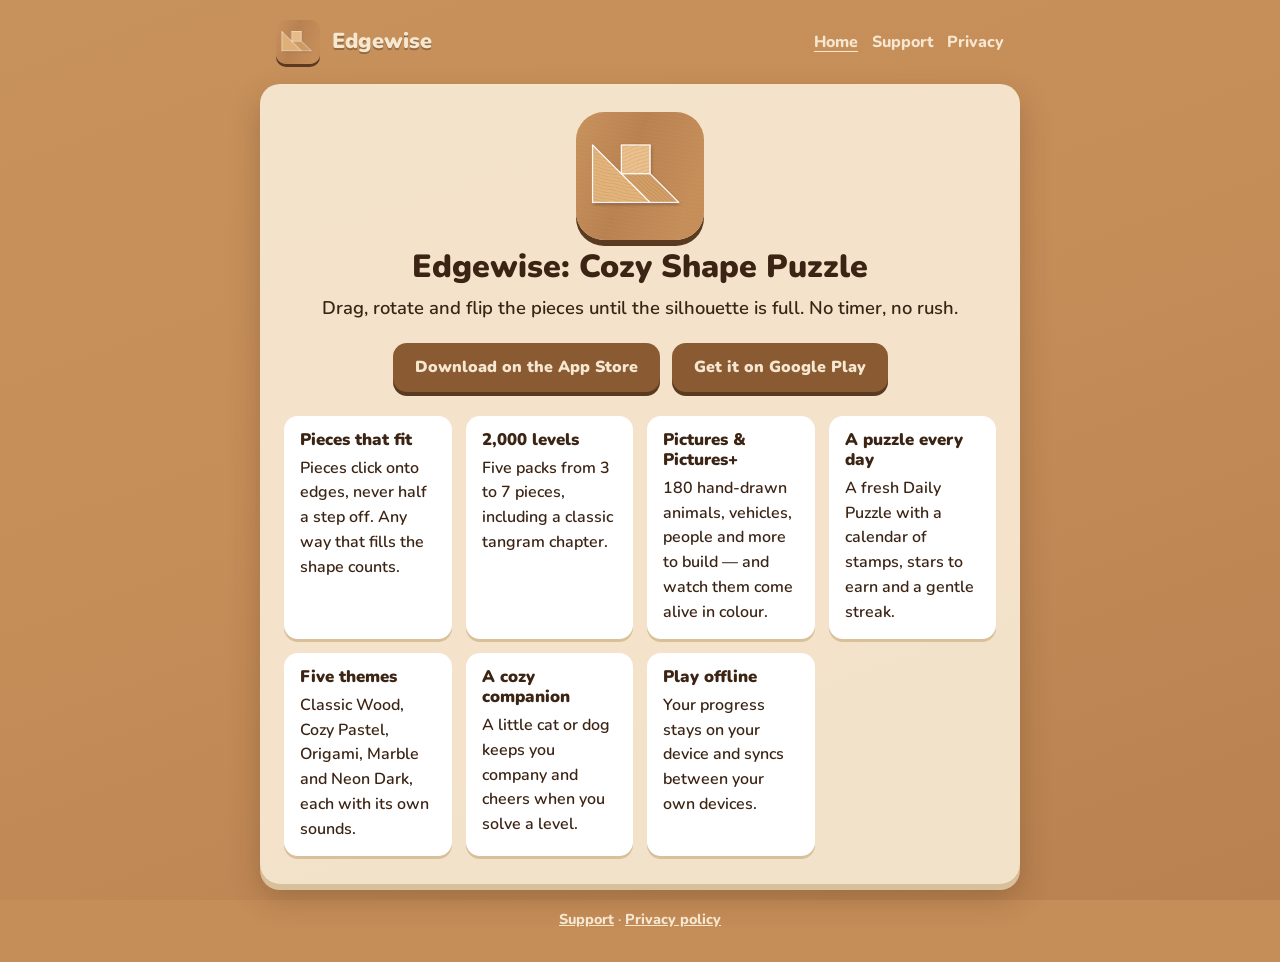
<file: index.html>
<!doctype html>
<html lang="en">
<head>
  <meta charset="utf-8">
  <meta name="viewport" content="width=device-width, initial-scale=1">
  <title>Edgewise: Cozy Shape Puzzle</title>
  <meta name="description" content="A calm shape puzzle for iPhone, iPad and Android: drag, rotate and flip pieces to fill the silhouette.">
  <link rel="icon" href="favicon.png">
  <link rel="preconnect" href="https://fonts.googleapis.com">
  <link rel="preconnect" href="https://fonts.gstatic.com" crossorigin>
  <link href="https://fonts.googleapis.com/css2?family=Nunito:wght@600;800;900&display=swap" rel="stylesheet">
  <link rel="stylesheet" href="style.css">
</head>
<body>
  <header>
    <a href="index.html"><img src="icon.png" alt=""><span class="name">Edgewise</span></a>
    <nav>
      <a href="index.html" aria-current="page">Home</a>
      <a href="support.html">Support</a>
      <a href="privacy.html">Privacy</a>
    </nav>
  </header>
  <main>
    <section class="hero">
      <img src="icon.png" alt="Edgewise app icon">
      <h1>Edgewise: Cozy Shape Puzzle</h1>
      <p class="tagline">Drag, rotate and flip the pieces until the silhouette is full. No timer, no rush.</p>
      <div class="buttons">
        <!-- Replace both href values with the store links (docs/release/OWNER_STEPS.md). -->
        <a class="button" href="https://apps.apple.com/app/id6824202769">Download on the App Store</a>
        <a class="button" href="https://play.google.com/store/apps/details?id=com.kaiba.edgewise">Get it on Google Play</a>
      </div>
    </section>
    <section class="features">
      <div><h3>Pieces that fit</h3><p>Pieces click onto edges, never half a step off. Any way that fills the shape counts.</p></div>
      <div><h3>2,000 levels</h3><p>Five packs from 3 to 7 pieces, including a classic tangram chapter.</p></div>
      <div><h3>Pictures &amp; Pictures+</h3><p>180 hand-drawn animals, vehicles, people and more to build — and watch them come alive in colour.</p></div>
      <div><h3>A puzzle every day</h3><p>A fresh Daily Puzzle with a calendar of stamps, stars to earn and a gentle streak.</p></div>
      <div><h3>Five themes</h3><p>Classic Wood, Cozy Pastel, Origami, Marble and Neon Dark, each with its own sounds.</p></div>
      <div><h3>A cozy companion</h3><p>A little cat or dog keeps you company and cheers when you solve a level.</p></div>
      <div><h3>Play offline</h3><p>Your progress stays on your device and syncs between your own devices.</p></div>
    </section>
  </main>
  <footer>
    <a href="support.html">Support</a> · <a href="privacy.html">Privacy policy</a>
  </footer>
</body>
</html>
</file>
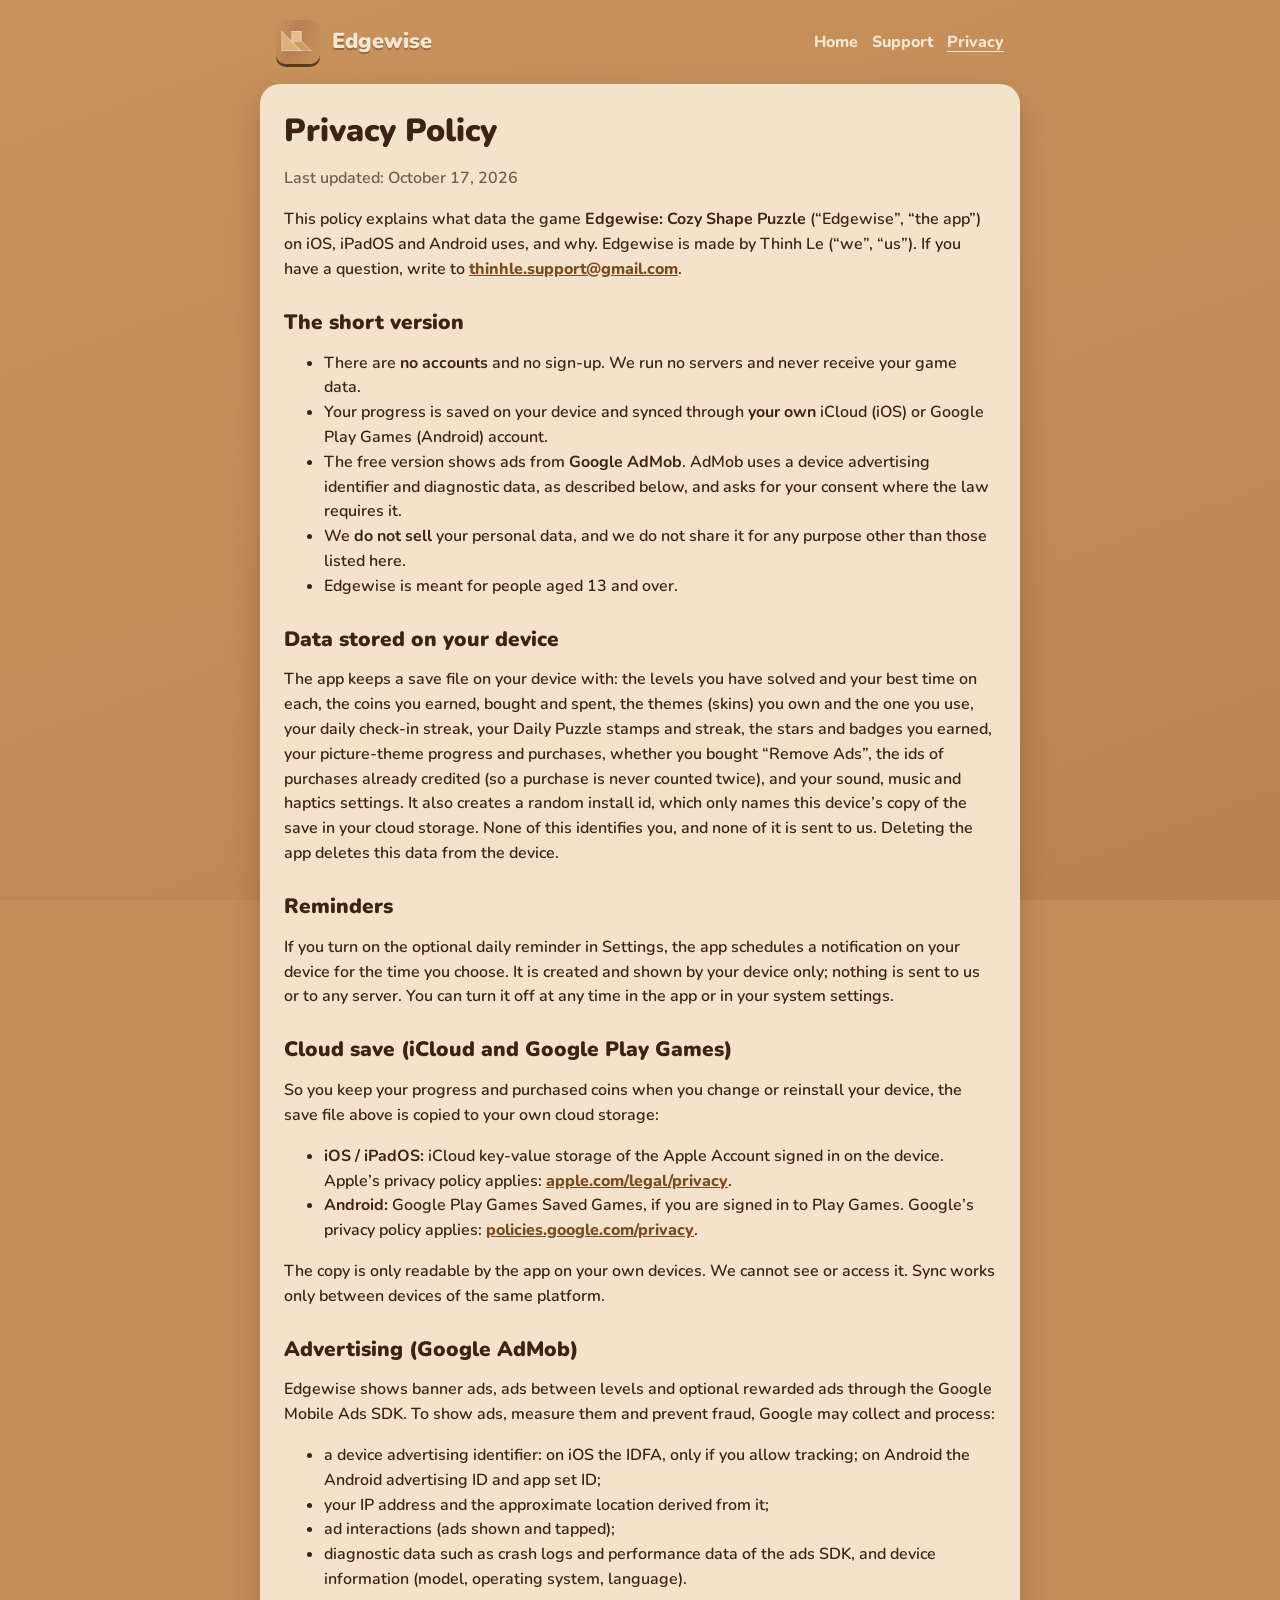
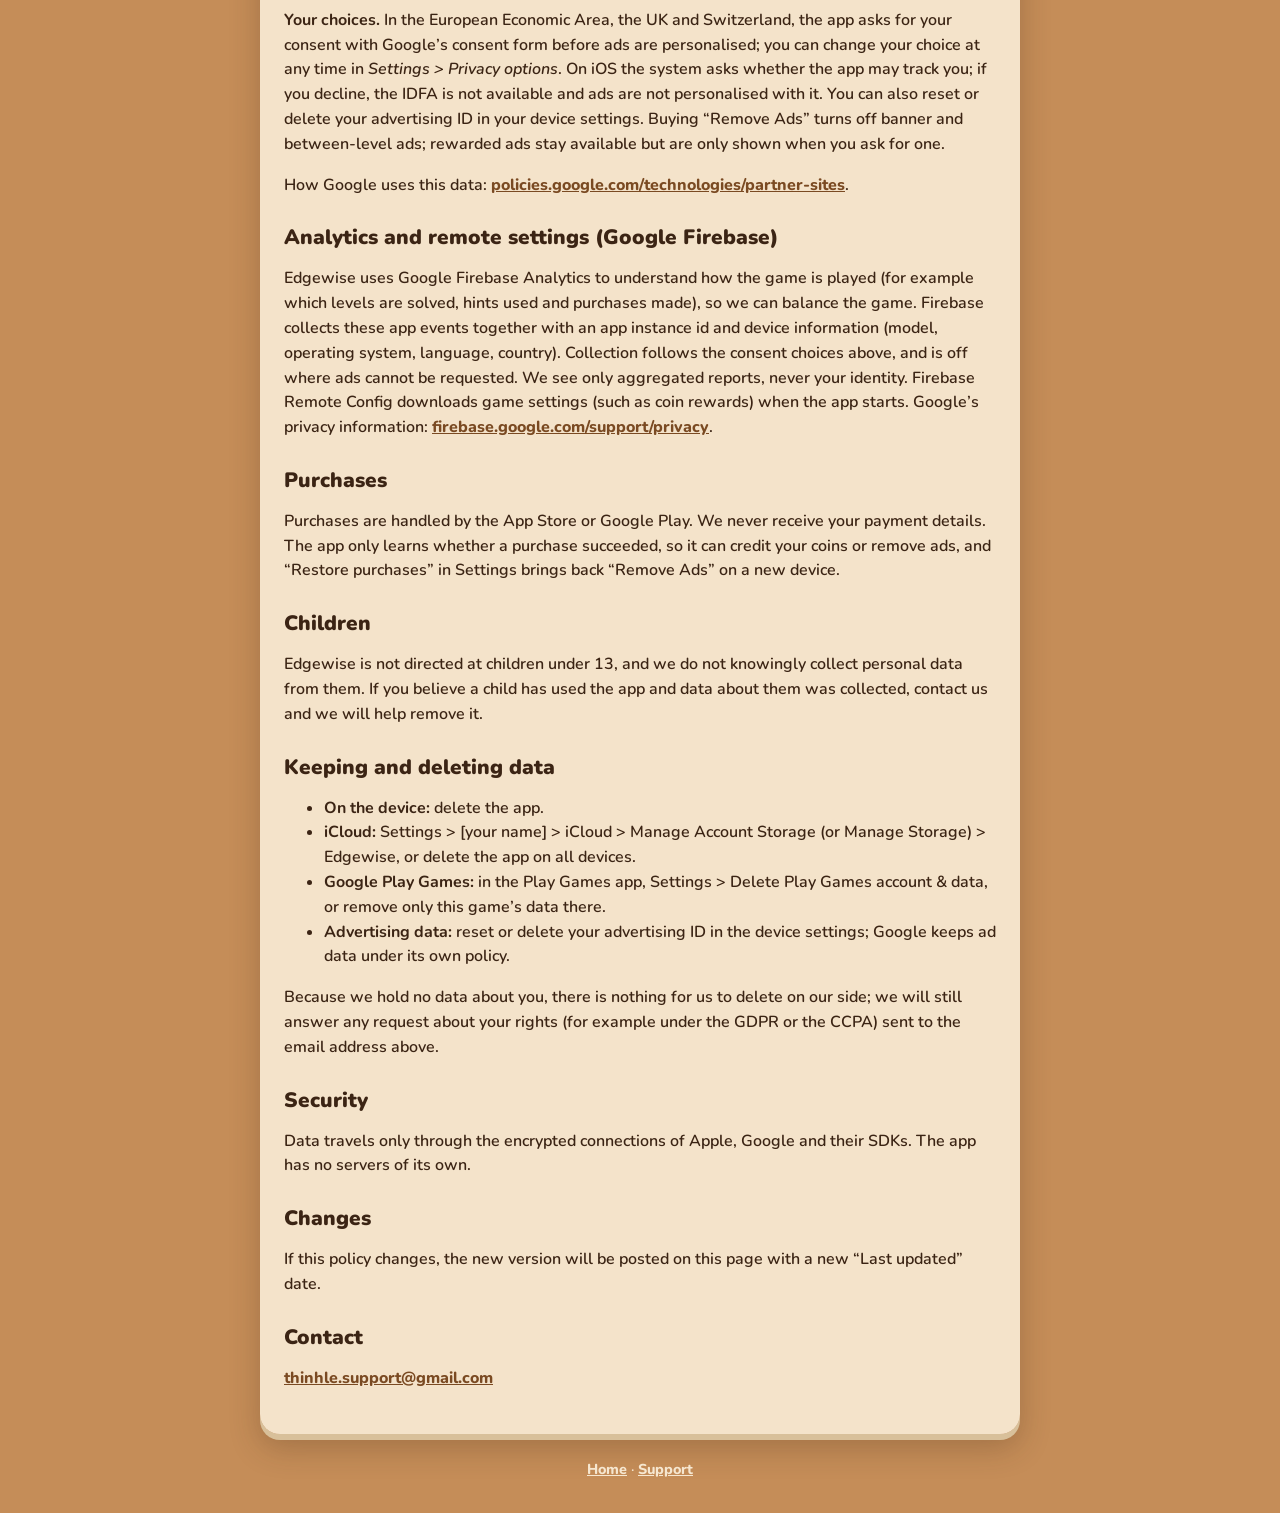
<file: privacy.html>
<!doctype html>
<html lang="en">
<head>
  <meta charset="utf-8">
  <meta name="viewport" content="width=device-width, initial-scale=1">
  <title>Privacy Policy · Edgewise</title>
  <meta name="description" content="How Edgewise: Cozy Shape Puzzle handles your data.">
  <link rel="icon" href="favicon.png">
  <link rel="preconnect" href="https://fonts.googleapis.com">
  <link rel="preconnect" href="https://fonts.gstatic.com" crossorigin>
  <link href="https://fonts.googleapis.com/css2?family=Nunito:wght@600;800;900&display=swap" rel="stylesheet">
  <link rel="stylesheet" href="style.css">
</head>
<body>
  <header>
    <a href="index.html"><img src="icon.png" alt=""><span class="name">Edgewise</span></a>
    <nav>
      <a href="index.html">Home</a>
      <a href="support.html">Support</a>
      <a href="privacy.html" aria-current="page">Privacy</a>
    </nav>
  </header>
  <main>
    <h1>Privacy Policy</h1>
    <p class="muted">Last updated: October 17, 2026</p>

    <p>This policy explains what data the game <strong>Edgewise: Cozy Shape Puzzle</strong> (“Edgewise”, “the app”) on iOS, iPadOS and Android uses, and why. Edgewise is made by <span data-owner="legal-name">Thinh Le</span> (“we”, “us”). If you have a question, write to <a href="mailto:thinhle.support@gmail.com">thinhle.support@gmail.com</a>.</p>

    <h2>The short version</h2>
    <ul>
      <li>There are <strong>no accounts</strong> and no sign-up. We run no servers and never receive your game data.</li>
      <li>Your progress is saved on your device and synced through <strong>your own</strong> iCloud (iOS) or Google Play Games (Android) account.</li>
      <li>The free version shows ads from <strong>Google AdMob</strong>. AdMob uses a device advertising identifier and diagnostic data, as described below, and asks for your consent where the law requires it.</li>
      <li>We <strong>do not sell</strong> your personal data, and we do not share it for any purpose other than those listed here.</li>
      <li>Edgewise is meant for people aged 13 and over.</li>
    </ul>

    <h2>Data stored on your device</h2>
    <p>The app keeps a save file on your device with: the levels you have solved and your best time on each, the coins you earned, bought and spent, the themes (skins) you own and the one you use, your daily check-in streak, your Daily Puzzle stamps and streak, the stars and badges you earned, your picture-theme progress and purchases, whether you bought “Remove Ads”, the ids of purchases already credited (so a purchase is never counted twice), and your sound, music and haptics settings. It also creates a random install id, which only names this device’s copy of the save in your cloud storage. None of this identifies you, and none of it is sent to us. Deleting the app deletes this data from the device.</p>

    <h2>Reminders</h2>
    <p>If you turn on the optional daily reminder in Settings, the app schedules a notification on your device for the time you choose. It is created and shown by your device only; nothing is sent to us or to any server. You can turn it off at any time in the app or in your system settings.</p>
    <h2>Cloud save (iCloud and Google Play Games)</h2>
    <p>So you keep your progress and purchased coins when you change or reinstall your device, the save file above is copied to your own cloud storage:</p>
    <ul>
      <li><strong>iOS / iPadOS:</strong> iCloud key-value storage of the Apple Account signed in on the device. Apple’s privacy policy applies: <a href="https://www.apple.com/legal/privacy/">apple.com/legal/privacy</a>.</li>
      <li><strong>Android:</strong> Google Play Games Saved Games, if you are signed in to Play Games. Google’s privacy policy applies: <a href="https://policies.google.com/privacy">policies.google.com/privacy</a>.</li>
    </ul>
    <p>The copy is only readable by the app on your own devices. We cannot see or access it. Sync works only between devices of the same platform.</p>

    <h2>Advertising (Google AdMob)</h2>
    <p>Edgewise shows banner ads, ads between levels and optional rewarded ads through the Google Mobile Ads SDK. To show ads, measure them and prevent fraud, Google may collect and process:</p>
    <ul>
      <li>a device advertising identifier: on iOS the IDFA, only if you allow tracking; on Android the Android advertising ID and app set ID;</li>
      <li>your IP address and the approximate location derived from it;</li>
      <li>ad interactions (ads shown and tapped);</li>
      <li>diagnostic data such as crash logs and performance data of the ads SDK, and device information (model, operating system, language).</li>
    </ul>
    <p><strong>Your choices.</strong> In the European Economic Area, the UK and Switzerland, the app asks for your consent with Google’s consent form before ads are personalised; you can change your choice at any time in <em>Settings &gt; Privacy options</em>. On iOS the system asks whether the app may track you; if you decline, the IDFA is not available and ads are not personalised with it. You can also reset or delete your advertising ID in your device settings. Buying “Remove Ads” turns off banner and between-level ads; rewarded ads stay available but are only shown when you ask for one.</p>
    <p>How Google uses this data: <a href="https://policies.google.com/technologies/partner-sites">policies.google.com/technologies/partner-sites</a>.</p>

    <!-- FIREBASE:BEGIN -->
    <h2>Analytics and remote settings (Google Firebase)</h2>
    <p>Edgewise uses Google Firebase Analytics to understand how the game is played (for example which levels are solved, hints used and purchases made), so we can balance the game. Firebase collects these app events together with an app instance id and device information (model, operating system, language, country). Collection follows the consent choices above, and is off where ads cannot be requested. We see only aggregated reports, never your identity. Firebase Remote Config downloads game settings (such as coin rewards) when the app starts. Google’s privacy information: <a href="https://firebase.google.com/support/privacy">firebase.google.com/support/privacy</a>.</p>
    <!-- FIREBASE:END -->

    <h2>Purchases</h2>
    <p>Purchases are handled by the App Store or Google Play. We never receive your payment details. The app only learns whether a purchase succeeded, so it can credit your coins or remove ads, and “Restore purchases” in Settings brings back “Remove Ads” on a new device.</p>

    <h2>Children</h2>
    <p>Edgewise is not directed at children under 13, and we do not knowingly collect personal data from them. If you believe a child has used the app and data about them was collected, contact us and we will help remove it.</p>

    <h2>Keeping and deleting data</h2>
    <ul>
      <li><strong>On the device:</strong> delete the app.</li>
      <li><strong>iCloud:</strong> Settings &gt; [your name] &gt; iCloud &gt; Manage Account Storage (or Manage Storage) &gt; Edgewise, or delete the app on all devices.</li>
      <li><strong>Google Play Games:</strong> in the Play Games app, Settings &gt; Delete Play Games account &amp; data, or remove only this game’s data there.</li>
      <li><strong>Advertising data:</strong> reset or delete your advertising ID in the device settings; Google keeps ad data under its own policy.</li>
    </ul>
    <p>Because we hold no data about you, there is nothing for us to delete on our side; we will still answer any request about your rights (for example under the GDPR or the CCPA) sent to the email address above.</p>

    <h2>Security</h2>
    <p>Data travels only through the encrypted connections of Apple, Google and their SDKs. The app has no servers of its own.</p>

    <h2>Changes</h2>
    <p>If this policy changes, the new version will be posted on this page with a new “Last updated” date.</p>

    <h2>Contact</h2>
    <p><a href="mailto:thinhle.support@gmail.com">thinhle.support@gmail.com</a></p>
  </main>
  <footer>
    <a href="index.html">Home</a> · <a href="support.html">Support</a>
  </footer>
</body>
</html>
</file>
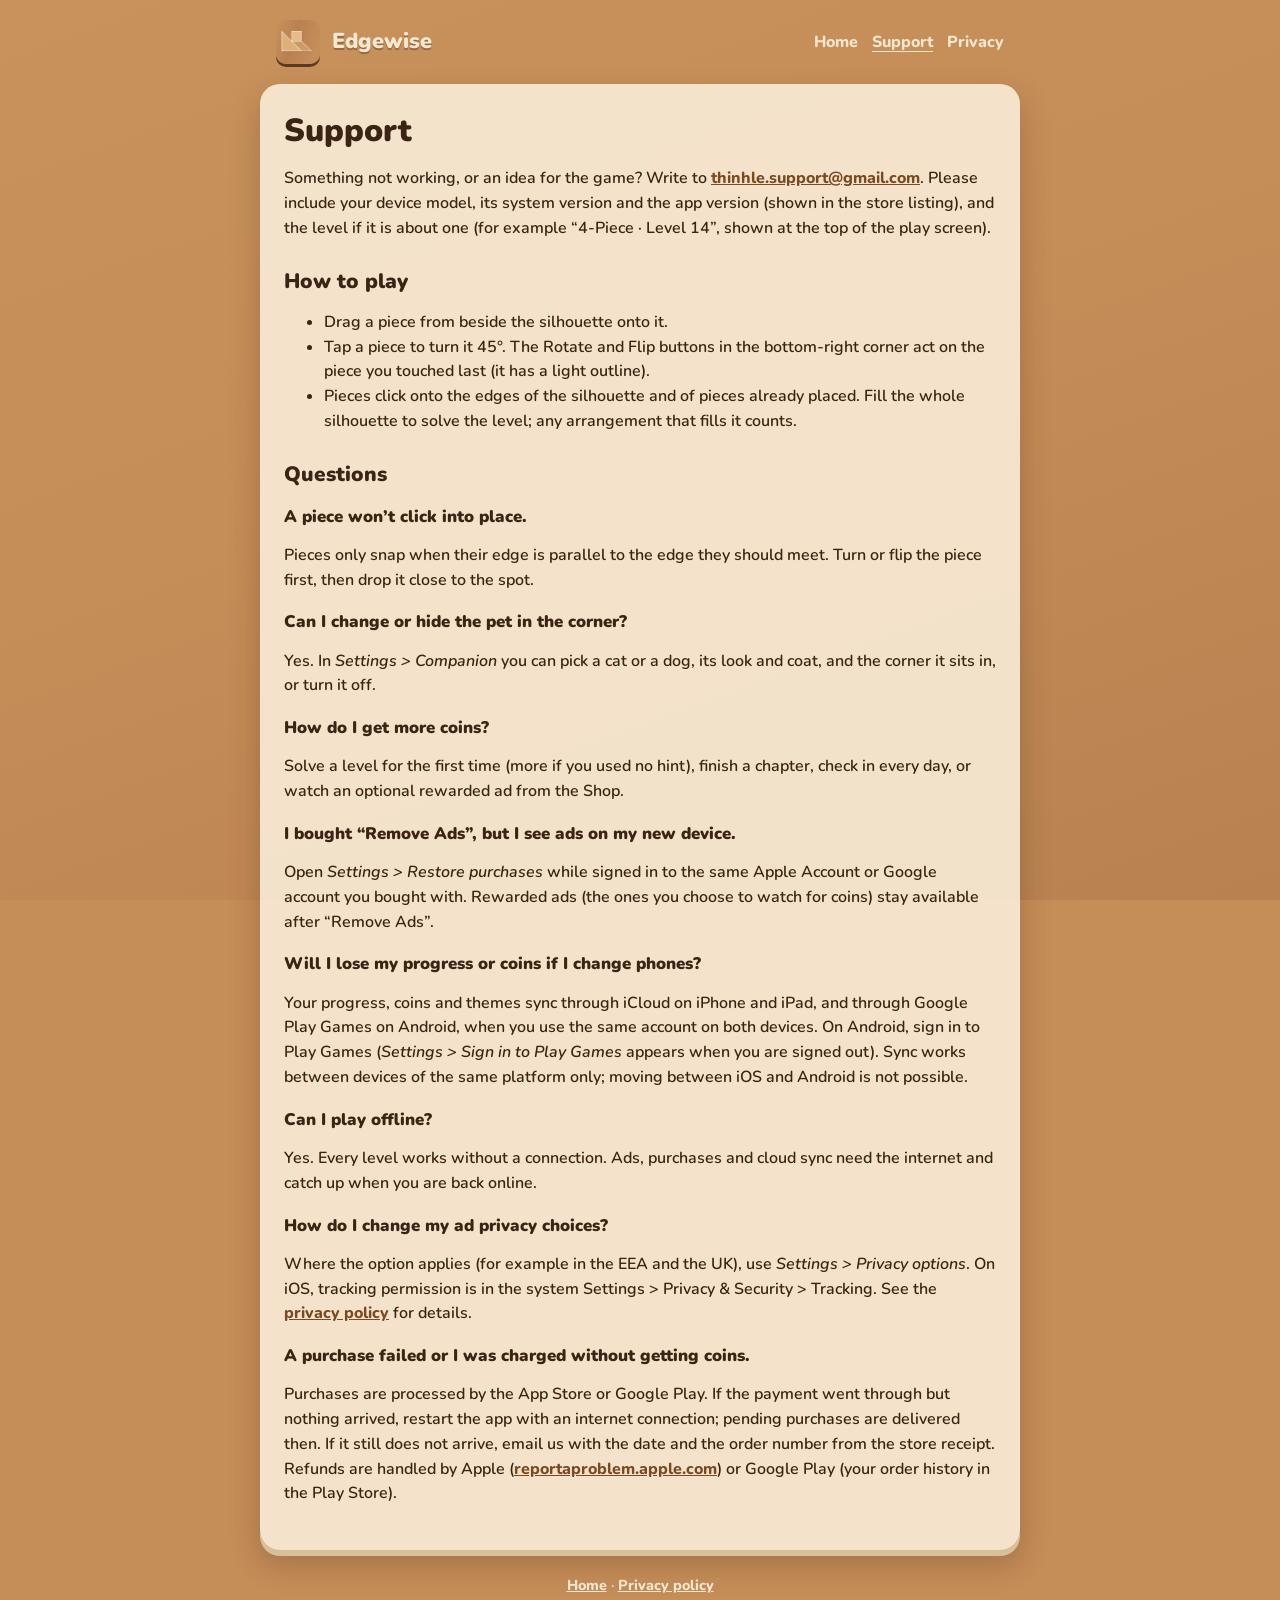
<file: support.html>
<!doctype html>
<html lang="en">
<head>
  <meta charset="utf-8">
  <meta name="viewport" content="width=device-width, initial-scale=1">
  <title>Support · Edgewise</title>
  <meta name="description" content="Help and contact for Edgewise: Cozy Shape Puzzle.">
  <link rel="icon" href="favicon.png">
  <link rel="preconnect" href="https://fonts.googleapis.com">
  <link rel="preconnect" href="https://fonts.gstatic.com" crossorigin>
  <link href="https://fonts.googleapis.com/css2?family=Nunito:wght@600;800;900&display=swap" rel="stylesheet">
  <link rel="stylesheet" href="style.css">
</head>
<body>
  <header>
    <a href="index.html"><img src="icon.png" alt=""><span class="name">Edgewise</span></a>
    <nav>
      <a href="index.html">Home</a>
      <a href="support.html" aria-current="page">Support</a>
      <a href="privacy.html">Privacy</a>
    </nav>
  </header>
  <main>
    <h1>Support</h1>
    <p>Something not working, or an idea for the game? Write to <a href="mailto:thinhle.support@gmail.com?subject=Edgewise%20support">thinhle.support@gmail.com</a>. Please include your device model, its system version and the app version (shown in the store listing), and the level if it is about one (for example “4-Piece · Level 14”, shown at the top of the play screen).</p>

    <h2>How to play</h2>
    <ul>
      <li>Drag a piece from beside the silhouette onto it.</li>
      <li>Tap a piece to turn it 45°. The Rotate and Flip buttons in the bottom-right corner act on the piece you touched last (it has a light outline).</li>
      <li>Pieces click onto the edges of the silhouette and of pieces already placed. Fill the whole silhouette to solve the level; any arrangement that fills it counts.</li>
    </ul>

    <h2>Questions</h2>

    <h3>A piece won’t click into place.</h3>
    <p>Pieces only snap when their edge is parallel to the edge they should meet. Turn or flip the piece first, then drop it close to the spot.</p>

    <h3>Can I change or hide the pet in the corner?</h3>
    <p>Yes. In <em>Settings &gt; Companion</em> you can pick a cat or a dog, its look and coat, and the corner it sits in, or turn it off.</p>

    <h3>How do I get more coins?</h3>
    <p>Solve a level for the first time (more if you used no hint), finish a chapter, check in every day, or watch an optional rewarded ad from the Shop.</p>

    <h3>I bought “Remove Ads”, but I see ads on my new device.</h3>
    <p>Open <em>Settings &gt; Restore purchases</em> while signed in to the same Apple Account or Google account you bought with. Rewarded ads (the ones you choose to watch for coins) stay available after “Remove Ads”.</p>

    <h3>Will I lose my progress or coins if I change phones?</h3>
    <p>Your progress, coins and themes sync through iCloud on iPhone and iPad, and through Google Play Games on Android, when you use the same account on both devices. On Android, sign in to Play Games (<em>Settings &gt; Sign in to Play Games</em> appears when you are signed out). Sync works between devices of the same platform only; moving between iOS and Android is not possible.</p>

    <h3>Can I play offline?</h3>
    <p>Yes. Every level works without a connection. Ads, purchases and cloud sync need the internet and catch up when you are back online.</p>

    <h3>How do I change my ad privacy choices?</h3>
    <p>Where the option applies (for example in the EEA and the UK), use <em>Settings &gt; Privacy options</em>. On iOS, tracking permission is in the system Settings &gt; Privacy &amp; Security &gt; Tracking. See the <a href="privacy.html">privacy policy</a> for details.</p>

    <h3>A purchase failed or I was charged without getting coins.</h3>
    <p>Purchases are processed by the App Store or Google Play. If the payment went through but nothing arrived, restart the app with an internet connection; pending purchases are delivered then. If it still does not arrive, email us with the date and the order number from the store receipt. Refunds are handled by Apple (<a href="https://reportaproblem.apple.com">reportaproblem.apple.com</a>) or Google Play (your order history in the Play Store).</p>
  </main>
  <footer>
    <a href="index.html">Home</a> · <a href="privacy.html">Privacy policy</a>
  </footer>
</body>
</html>
</file>
<file: style.css>
/* Edgewise site: the app's Classic Wood skin (app/lib/skins/wood_skin.dart). */
:root {
  --table: #c58d58;
  --table-light: #c8925c;
  --table-dark: #b98150;
  --tray: #5b3a22;
  --text: #f6e7d0;
  --surface: #f6e7d0;
  --surface-shadow: #d8c09a;
  --ink: #3b2414;
  --button: #8a5a33;
  --accent: #e9a24a;
  --done: #4f8a3a;
}

* { box-sizing: border-box; }

html { -webkit-text-size-adjust: 100%; }

body {
  margin: 0;
  min-height: 100vh;
  font-family: "Nunito", system-ui, -apple-system, "Segoe UI", sans-serif;
  font-weight: 600;
  line-height: 1.55;
  color: var(--ink);
  background-color: var(--table);
  background-image: linear-gradient(160deg, var(--table-light), var(--table) 45%, var(--table-dark));
  background-attachment: fixed;
}

header {
  display: flex;
  align-items: center;
  gap: 12px;
  max-width: 760px;
  margin: 0 auto;
  padding: 20px 16px 8px;
}

header a { display: flex; align-items: center; gap: 12px; color: var(--text); text-decoration: none; }
header img { width: 44px; height: 44px; border-radius: 10px; box-shadow: 0 3px 0 var(--tray); }
header .name { font-weight: 900; font-size: 1.35rem; text-shadow: 0 2px 0 rgba(59, 36, 20, .35); }

nav { margin-left: auto; display: flex; gap: 14px; flex-wrap: wrap; justify-content: flex-end; }
nav a { color: var(--text); font-weight: 800; text-decoration: none; }
nav a:hover, nav a[aria-current="page"] { text-decoration: underline; text-underline-offset: 4px; }

main {
  max-width: 760px;
  margin: 12px auto 24px;
  padding: 28px 24px;
  background: rgba(246, 231, 208, .96);
  border-radius: 20px;
  box-shadow: 0 6px 0 var(--surface-shadow), 0 14px 30px rgba(59, 36, 20, .25);
}

@media (max-width: 800px) {
  main { margin: 12px 16px 24px; padding: 22px 18px; }
}

h1, h2, h3 { font-weight: 900; line-height: 1.2; color: var(--ink); }
h1 { font-size: 2rem; margin: 0 0 8px; }
h2 { font-size: 1.3rem; margin: 28px 0 8px; }
h3 { font-size: 1.05rem; margin: 20px 0 6px; }

p, li { font-size: 1rem; }
a { color: #7a4a22; font-weight: 800; }
.muted { color: rgba(59, 36, 20, .7); }

.hero { text-align: center; }
.hero img { width: 128px; height: 128px; border-radius: 28px; box-shadow: 0 6px 0 var(--tray); }
.hero .tagline { font-size: 1.15rem; margin: 4px 0 20px; }

.buttons { display: flex; flex-wrap: wrap; gap: 12px; justify-content: center; margin: 20px 0 8px; }
.button {
  display: inline-block;
  padding: 12px 22px;
  border-radius: 14px;
  background: var(--button);
  color: var(--text);
  font-weight: 900;
  text-decoration: none;
  box-shadow: 0 4px 0 var(--tray);
}
.button:hover { filter: brightness(1.08); }

.features { display: grid; grid-template-columns: repeat(auto-fit, minmax(150px, 1fr)); gap: 14px; margin-top: 24px; }
.features div { background: #fff; border-radius: 14px; padding: 14px 16px; box-shadow: 0 3px 0 var(--surface-shadow); }
.features h3 { margin-top: 0; }
.features p { margin: 0; }


footer { text-align: center; color: var(--text); padding: 0 16px 32px; font-size: .9rem; }
footer a { color: var(--text); }
</file>
